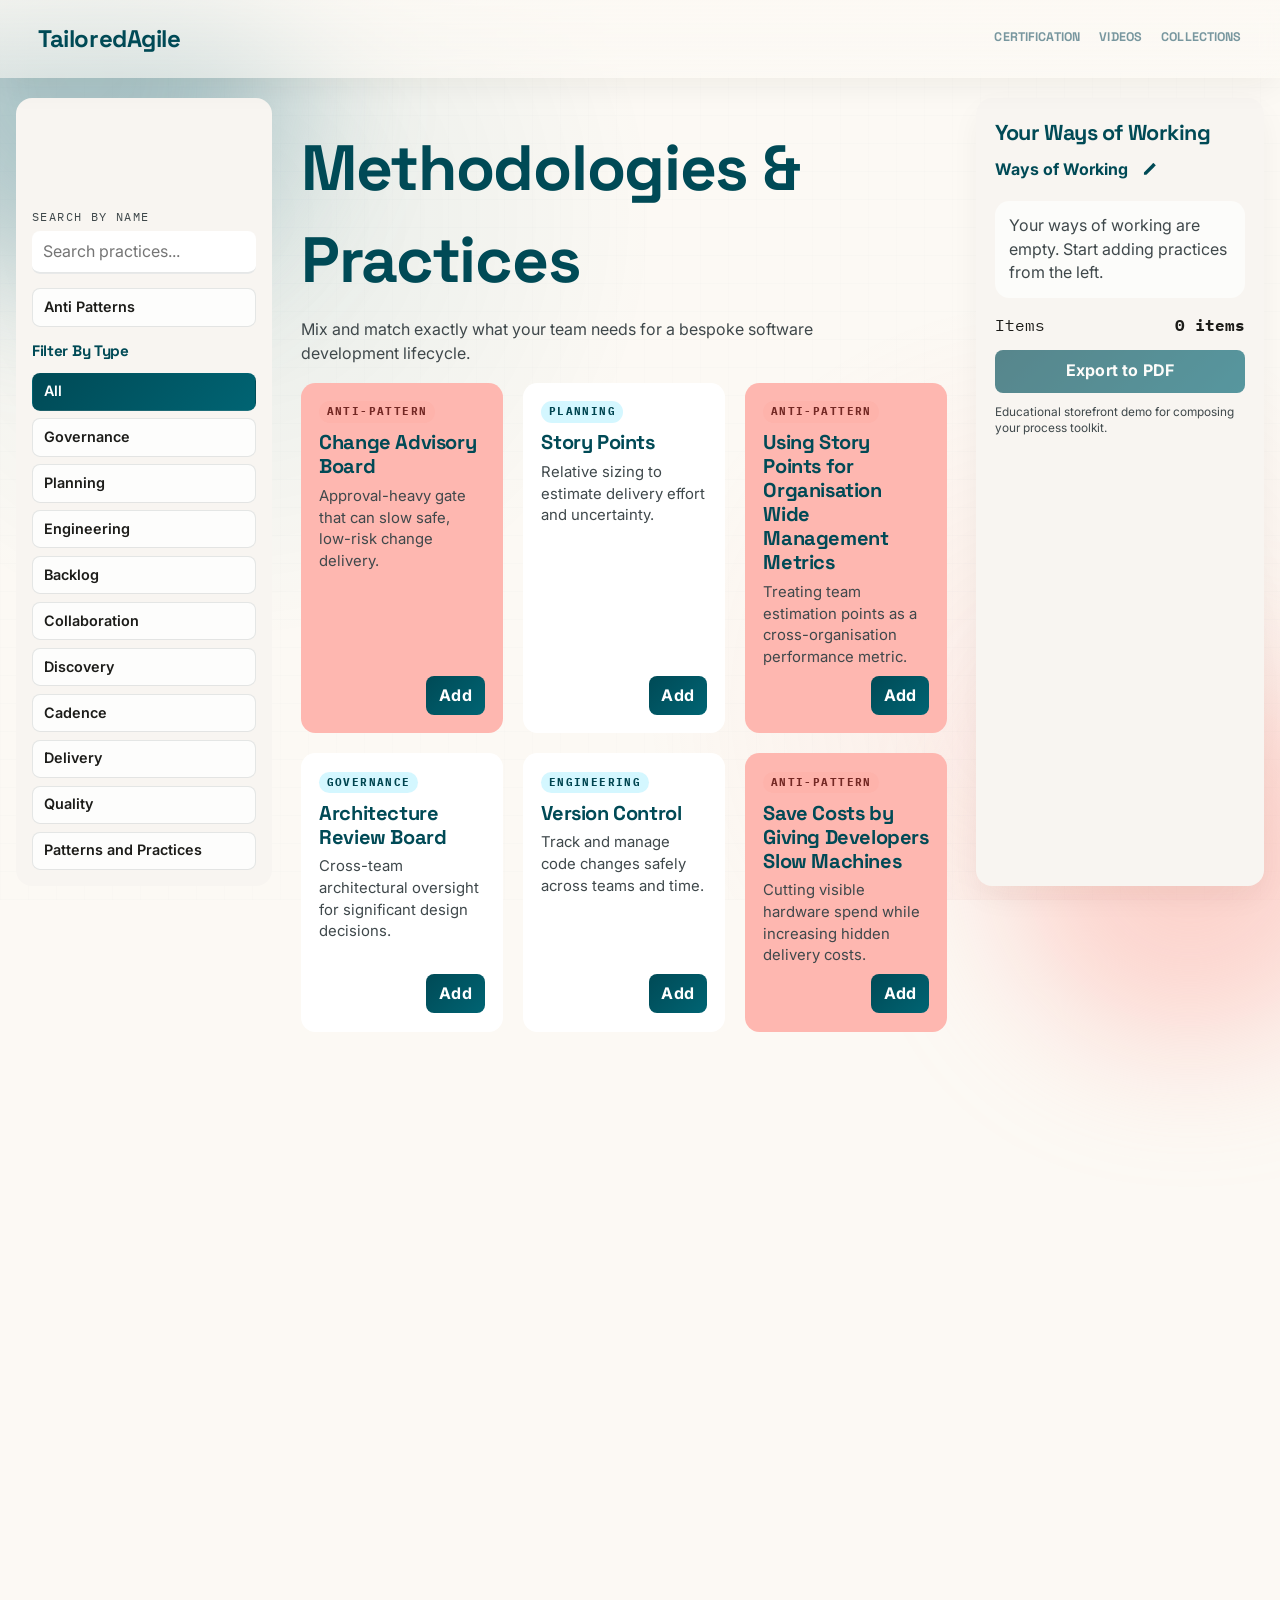
<file: index.html>
<!doctype html>
<html lang="en">
  <head>
    <meta charset="UTF-8" />
    <meta name="viewport" content="width=device-width, initial-scale=1.0" />
    <title>TailoredAgile | Build Your SDLC Ways of Working</title>
    <link rel="preconnect" href="https://fonts.googleapis.com" />
    <link rel="preconnect" href="https://fonts.gstatic.com" crossorigin />
    <link
      href="https://fonts.googleapis.com/css2?family=Space+Grotesk:wght@400;500;600;700&family=Inter:wght@400;500;600;700&family=IBM+Plex+Mono:wght@400;500&display=swap"
      rel="stylesheet"
    />
    <link rel="stylesheet" href="styles.css" />
  </head>
  <body>
    <div class="bg-shape bg-shape-a" aria-hidden="true"></div>
    <div class="bg-shape bg-shape-b" aria-hidden="true"></div>

    <header class="topbar">
      <div>
        <p class="eyebrow">TailoredAgile</p>
        <h1>Design your own project framework</h1>
      </div>
      <div class="topbar-actions">
        <a class="collections-link" href="certification.html">Certification</a>
        <a class="collections-link" href="videos.html">Videos</a>
        <a class="collections-link" href="collections.html">Collections</a>
        <button id="cartToggle" class="cart-toggle" aria-label="Open ways of working">
          Ways of Working <span id="cartCount">0</span>
        </button>
      </div>
    </header>

    <main class="layout">
      <aside class="filter-sidebar" aria-label="Filter methodologies and practices">
        <div class="filter-panel">
          <div class="filter-search">
            <label for="nameSearch">Search By Name</label>
            <input
              id="nameSearch"
              type="search"
              placeholder="Search practices..."
              autocomplete="off"
            />
          </div>
          <button
            id="antiPatternsFilter"
            type="button"
            class="filter-btn anti-patterns-filter"
            aria-pressed="false"
          >
            Anti Patterns
          </button>
          <h3>Filter By Type</h3>
          <div id="typeFilters" class="filter-list"></div>
        </div>
      </aside>

      <section class="catalog">
        <h2>Methodologies & Practices</h2>
        <p class="section-lead">
          Mix and match exactly what your team needs for a bespoke software
          development lifecycle.
        </p>
        <div id="catalogGrid" class="catalog-grid"></div>
        <p id="catalogEmpty" class="catalog-empty" hidden>
          No practices match this filter.
        </p>
      </section>

      <aside id="cartPanel" class="cart-panel" aria-label="Ways of working">
        <div class="cart-header">
          <div class="cart-title-wrap">
            <h2>Your Ways of Working</h2>
            <div id="waysOfWorkingNameEditor" class="cart-name-editor">
              <p id="waysOfWorkingNameDisplay" class="cart-name-display">Ways of Working</p>
              <button
                id="waysOfWorkingNameEditBtn"
                type="button"
                class="cart-name-edit-btn"
                aria-label="Edit ways of working name"
              >
                <svg viewBox="0 0 24 24" aria-hidden="true" focusable="false">
                  <path
                    d="M3 17.25V21h3.75L18.81 8.94l-3.75-3.75L3 17.25Zm17.71-10.04a1 1 0 0 0 0-1.42l-2.5-2.5a1 1 0 0 0-1.42 0L14.85 5.23l3.75 3.75 2.11-2.11Z"
                    fill="currentColor"
                  />
                </svg>
                <span class="sr-only">Edit ways of working name</span>
              </button>
              <input
                id="waysOfWorkingName"
                class="cart-title-input"
                type="text"
                maxlength="120"
                placeholder="Ways of Working"
                value="Ways of Working"
                aria-label="Ways of working name"
              />
            </div>
          </div>
        </div>
        <div id="cartItems" class="cart-items"></div>
        <div class="cart-footer">
          <div class="cart-total-row">
            <span>Items</span>
            <strong id="cartTotal">0 items</strong>
          </div>
          <button id="checkoutBtn" class="checkout-btn">Export to PDF</button>
          <p class="tiny-note">
            Educational storefront demo for composing your process toolkit.
          </p>
        </div>
      </aside>
    </main>

    <script src="catalog-data.js?v=20260424"></script>
    <script src="collections-data.js?v=20260424"></script>
    <script src="pdf-export.js?v=20260424"></script>
    <script src="script.js?v=20260424"></script>
  </body>
</html>
</file>
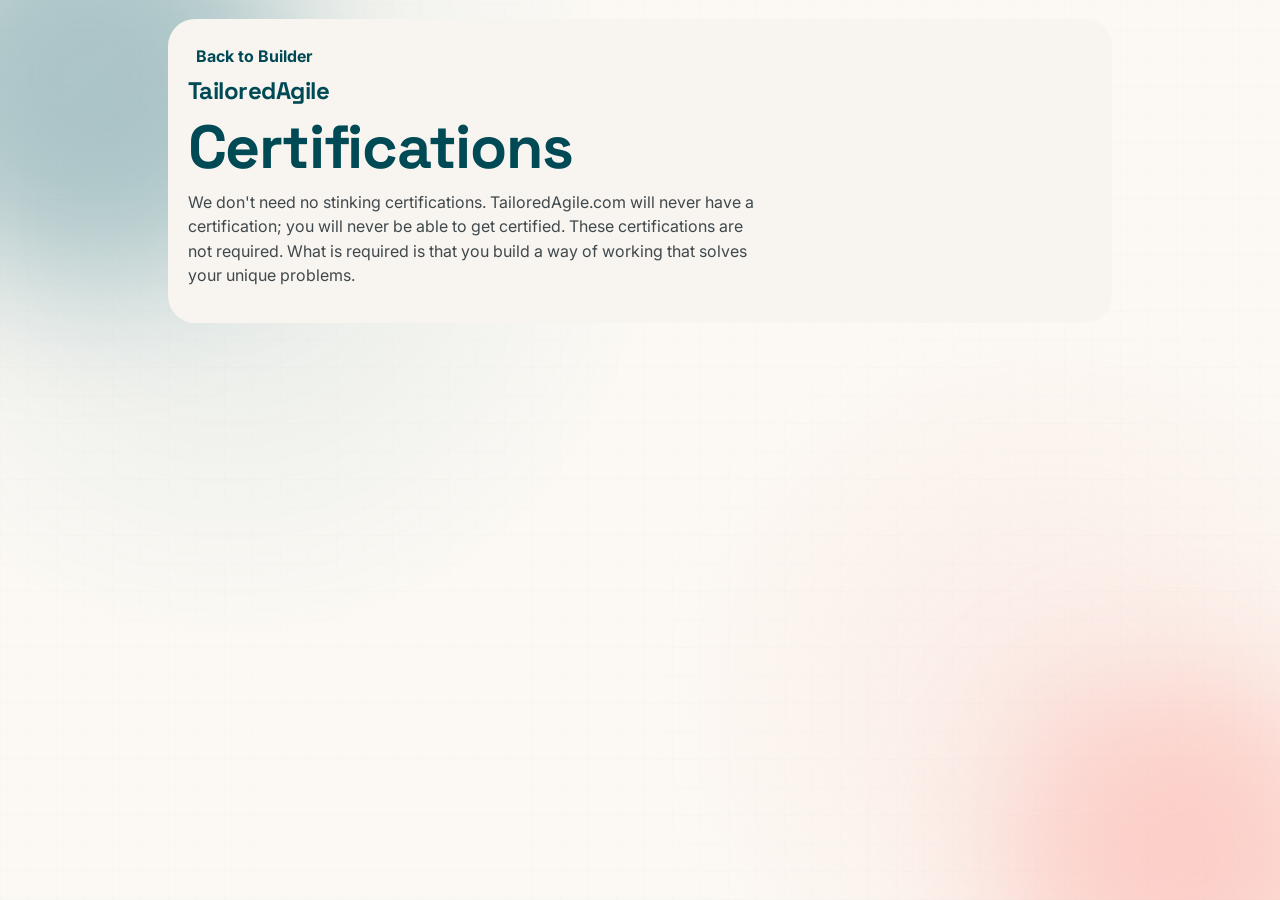
<file: certification.html>
<!doctype html>
<html lang="en">
  <head>
    <meta charset="UTF-8" />
    <meta name="viewport" content="width=device-width, initial-scale=1.0" />
    <title>TailoredAgile | Certifications</title>
    <link rel="preconnect" href="https://fonts.googleapis.com" />
    <link rel="preconnect" href="https://fonts.gstatic.com" crossorigin />
    <link
      href="https://fonts.googleapis.com/css2?family=Space+Grotesk:wght@400;500;600;700&family=Inter:wght@400;500;600;700&family=IBM+Plex+Mono:wght@400;500&display=swap"
      rel="stylesheet"
    />
    <link rel="stylesheet" href="styles.css" />
  </head>
  <body>
    <div class="bg-shape bg-shape-a" aria-hidden="true"></div>
    <div class="bg-shape bg-shape-b" aria-hidden="true"></div>

    <main class="practice-layout">
      <section class="practice-panel">
        <a href="index.html" class="back-link">Back to Builder</a>
        <p class="eyebrow">TailoredAgile</p>
        <h1>Certifications</h1>
        <p class="section-lead">
          We don't need no stinking certifications. TailoredAgile.com will never have a
          certification; you will never be able to get certified. These certifications are
          not required. What is required is that you build a way of working that solves your
          unique problems.
        </p>
      </section>
    </main>
  </body>
</html>
</file>
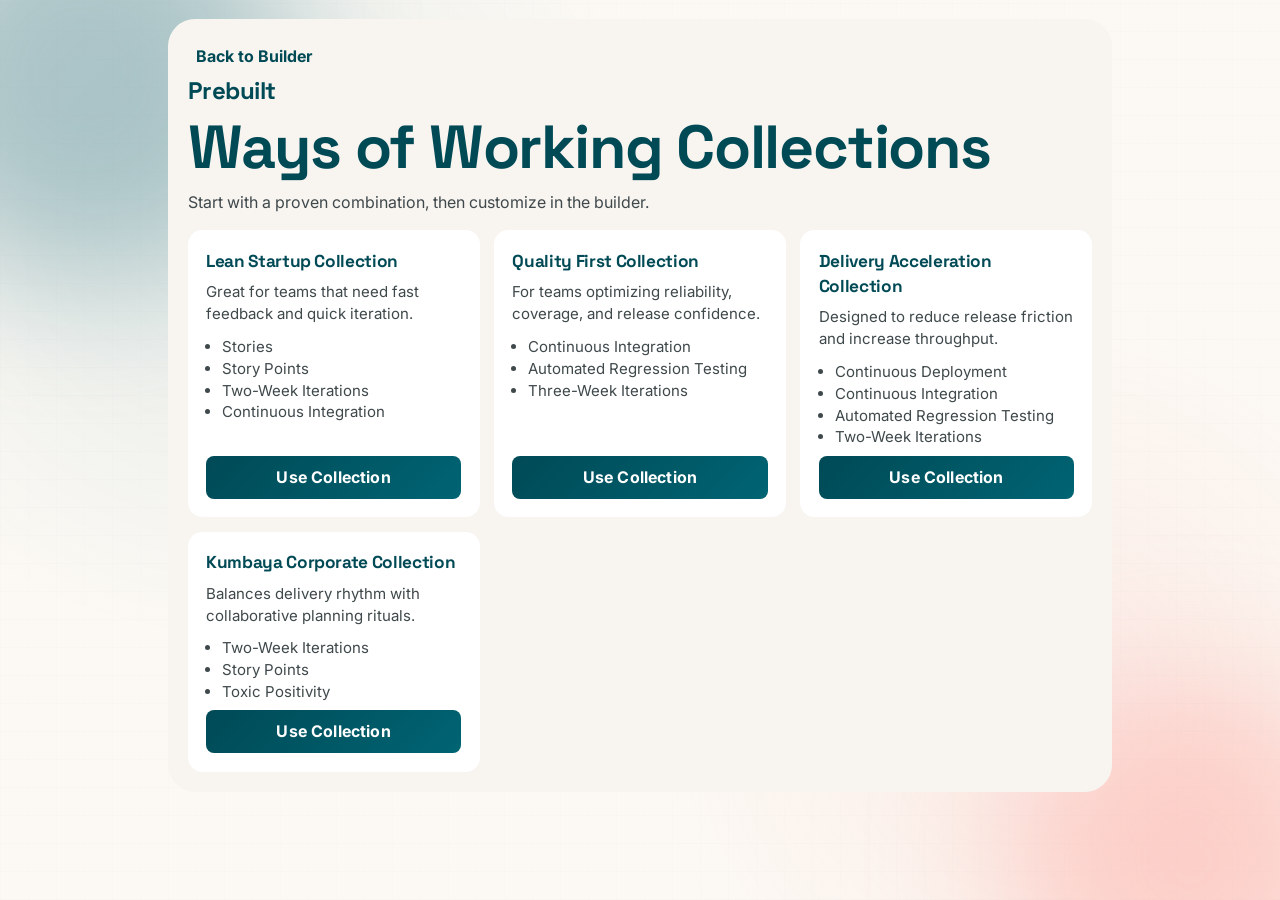
<file: collections.html>
<!doctype html>
<html lang="en">
  <head>
    <meta charset="UTF-8" />
    <meta name="viewport" content="width=device-width, initial-scale=1.0" />
    <title>TailoredAgile | Ways of Working Collections</title>
    <link rel="preconnect" href="https://fonts.googleapis.com" />
    <link rel="preconnect" href="https://fonts.gstatic.com" crossorigin />
    <link
      href="https://fonts.googleapis.com/css2?family=Space+Grotesk:wght@400;500;600;700&family=Inter:wght@400;500;600;700&family=IBM+Plex+Mono:wght@400;500&display=swap"
      rel="stylesheet"
    />
    <link rel="stylesheet" href="styles.css" />
  </head>
  <body>
    <div class="bg-shape bg-shape-a" aria-hidden="true"></div>
    <div class="bg-shape bg-shape-b" aria-hidden="true"></div>

    <main class="collections-layout">
      <section class="collections-panel">
        <a href="index.html" class="back-link">Back to Builder</a>
        <p class="eyebrow">Prebuilt</p>
        <h1>Ways of Working Collections</h1>
        <p class="section-lead">
          Start with a proven combination, then customize in the builder.
        </p>
        <div id="collectionsGrid" class="collections-grid"></div>
      </section>
    </main>

    <script src="catalog-data.js?v=20260424"></script>
    <script src="collections-data.js?v=20260424"></script>
    <script src="collections.js?v=20260424"></script>
  </body>
</html>
</file>
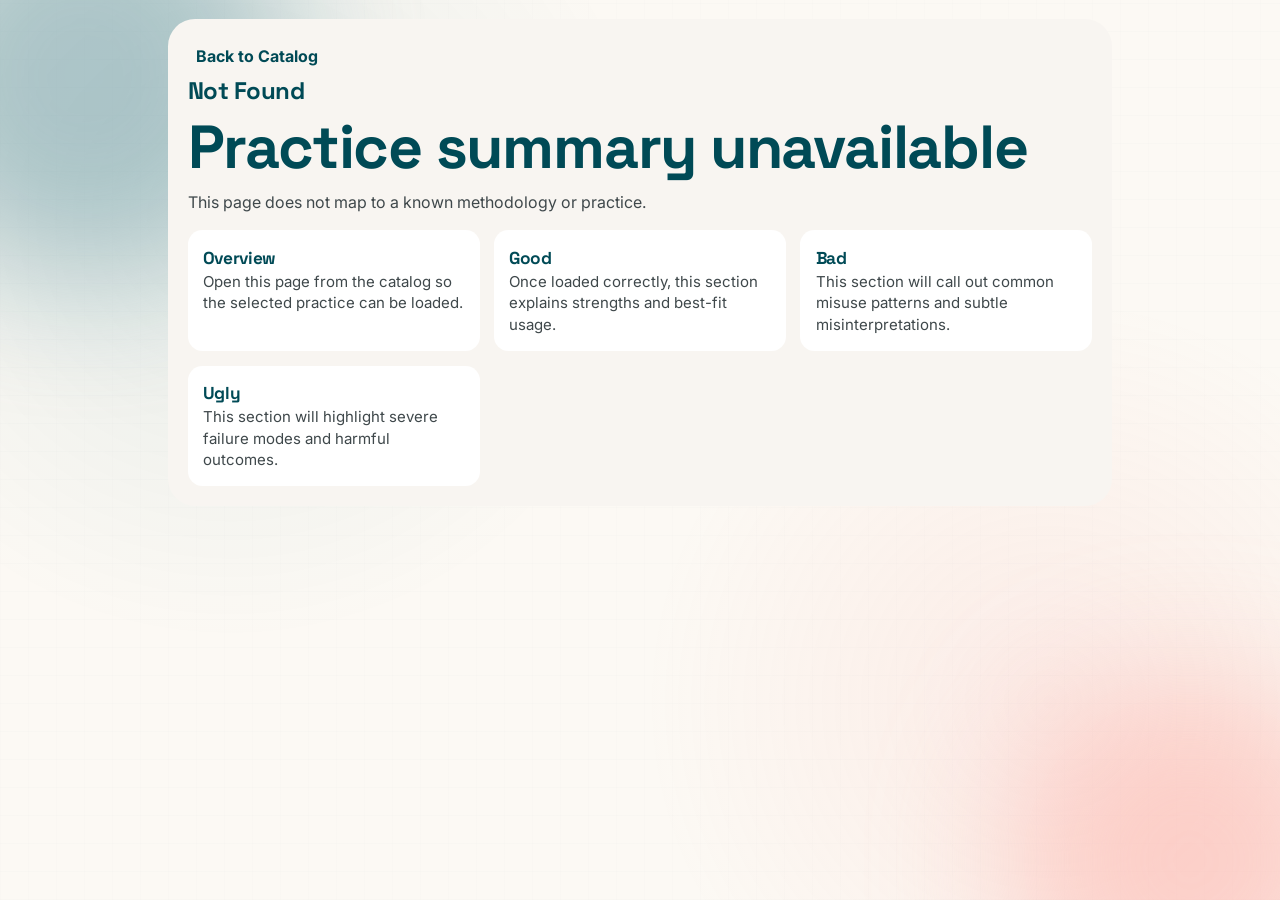
<file: practice.html>
<!doctype html>
<html lang="en">
  <head>
    <meta charset="UTF-8" />
    <meta name="viewport" content="width=device-width, initial-scale=1.0" />
    <title>TailoredAgile | Practice Summary</title>
    <link rel="preconnect" href="https://fonts.googleapis.com" />
    <link rel="preconnect" href="https://fonts.gstatic.com" crossorigin />
    <link
      href="https://fonts.googleapis.com/css2?family=Space+Grotesk:wght@400;500;600;700&family=Inter:wght@400;500;600;700&family=IBM+Plex+Mono:wght@400;500&display=swap"
      rel="stylesheet"
    />
    <link rel="stylesheet" href="styles.css" />
  </head>
  <body>
    <div class="bg-shape bg-shape-a" aria-hidden="true"></div>
    <div class="bg-shape bg-shape-b" aria-hidden="true"></div>

    <main class="practice-layout">
      <section class="practice-panel">
        <a href="index.html" class="back-link">Back to Catalog</a>
        <p id="practiceType" class="eyebrow"></p>
        <h1 id="practiceTitle"></h1>
        <p id="practiceDescription" class="section-lead"></p>

        <div class="summary-grid">
          <article class="summary-card">
            <h2>Overview</h2>
            <p id="sectionOverview"></p>
          </article>
          <article class="summary-card">
            <h2>Good</h2>
            <p id="sectionGood"></p>
          </article>
          <article class="summary-card">
            <h2>Bad</h2>
            <p id="sectionBad"></p>
          </article>
          <article class="summary-card">
            <h2>Ugly</h2>
            <p id="sectionUgly"></p>
          </article>
        </div>
      </section>
    </main>

    <script src="catalog-data.js?v=20260424"></script>
    <script src="practice.js?v=20260424"></script>
  </body>
</html>
</file>
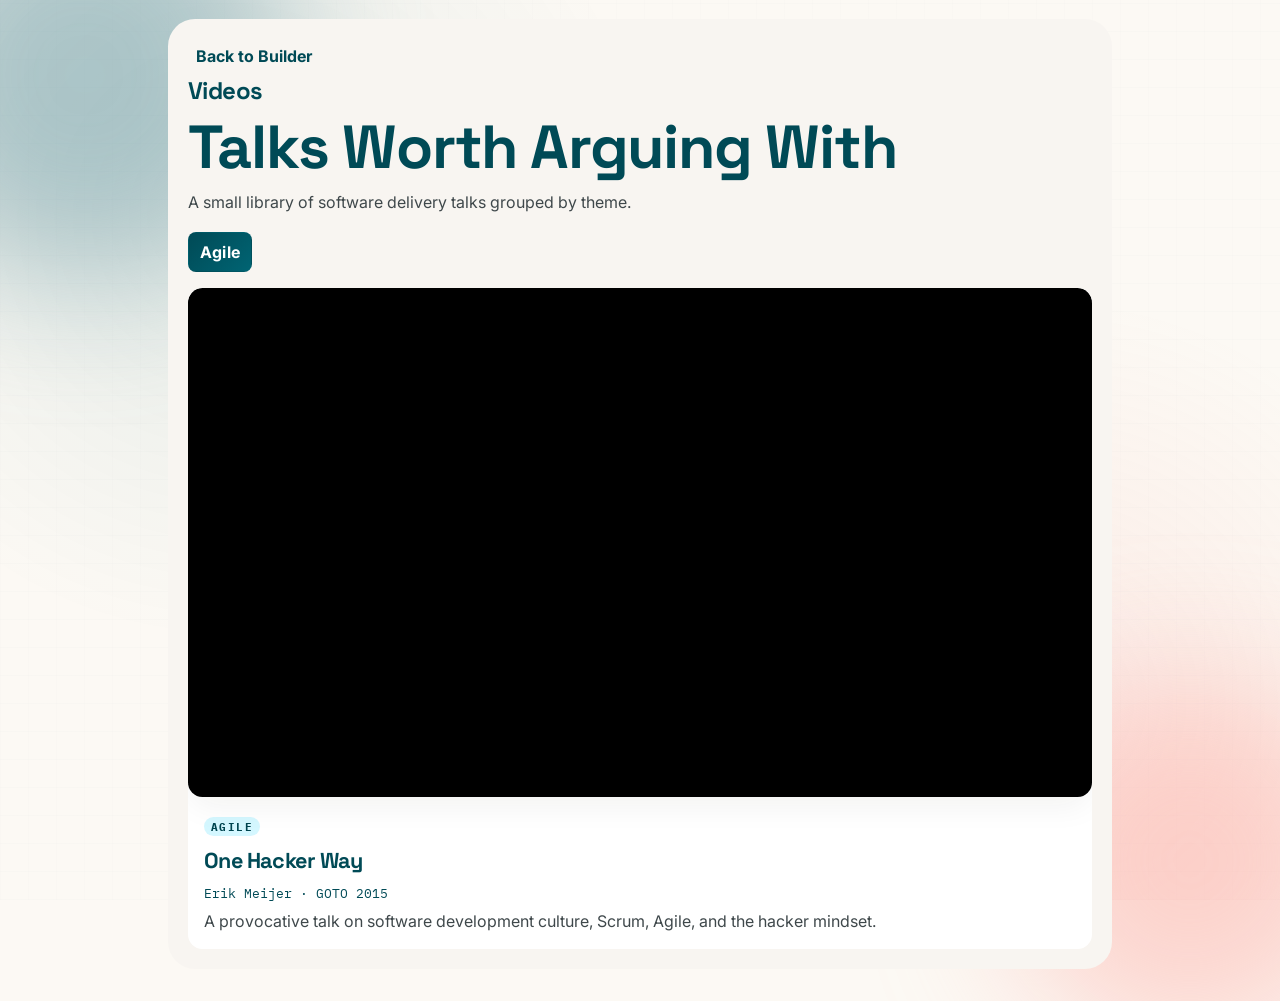
<file: videos.html>
<!doctype html>
<html lang="en">
  <head>
    <meta charset="UTF-8" />
    <meta name="viewport" content="width=device-width, initial-scale=1.0" />
    <title>TailoredAgile | Videos</title>
    <link rel="preconnect" href="https://fonts.googleapis.com" />
    <link rel="preconnect" href="https://fonts.gstatic.com" crossorigin />
    <link
      href="https://fonts.googleapis.com/css2?family=Space+Grotesk:wght@400;500;600;700&family=Inter:wght@400;500;600;700&family=IBM+Plex+Mono:wght@400;500&display=swap"
      rel="stylesheet"
    />
    <link rel="stylesheet" href="styles.css" />
  </head>
  <body>
    <div class="bg-shape bg-shape-a" aria-hidden="true"></div>
    <div class="bg-shape bg-shape-b" aria-hidden="true"></div>

    <main class="videos-layout">
      <section class="videos-panel">
        <a href="index.html" class="back-link">Back to Builder</a>
        <p class="eyebrow">Videos</p>
        <h1>Talks Worth Arguing With</h1>
        <p class="section-lead">
          A small library of software delivery talks grouped by theme.
        </p>

        <div id="videoTabs" class="video-tabs" aria-label="Video categories"></div>
        <div id="videoGrid" class="video-grid"></div>
        <p id="videoEmpty" class="catalog-empty" hidden>No videos in this category yet.</p>
      </section>
    </main>

    <script src="videos-data.js?v=20260514"></script>
    <script src="videos.js?v=20260514"></script>
  </body>
</html>
</file>
<file: styles.css>
:root {
  --surface: #fcf9f4;
  --surface-low: #f6f3ee;
  --surface-high: #ebe8e3;
  --surface-card: #ffffff;
  --on-surface: #1c1c19;
  --on-surface-variant: #3f484b;
  --primary: #004a56;
  --primary-container: #006473;
  --secondary-container: #f99188;
  --on-secondary-container: #732824;
  --primary-fixed: #a5eeff;
  --on-primary: #ffffff;
  --outline-variant: rgba(111, 121, 123, 0.18);
  --danger: #ba1a1a;
  --radius-sm: 0.5rem;
  --radius-md: 0.9rem;
  --radius-lg: 1.25rem;
  --radius-xl: 1.7rem;
  --whisper: 0 12px 32px -4px rgba(28, 28, 25, 0.06);
  --ease-luxe: cubic-bezier(0.22, 1, 0.36, 1);
}

*,
*::before,
*::after {
  box-sizing: border-box;
}

html,
body {
  margin: 0;
  min-height: 100%;
}

body {
  min-height: 100vh;
  font-family: "Inter", system-ui, sans-serif;
  color: var(--on-surface);
  line-height: 1.45;
  background: var(--surface);
  overflow-x: hidden;
  position: relative;
}

body::before {
  content: "";
  position: fixed;
  inset: 0;
  z-index: -3;
  pointer-events: none;
  background:
    repeating-linear-gradient(
      0deg,
      rgba(0, 74, 86, 0.035) 0,
      rgba(0, 74, 86, 0.035) 1px,
      transparent 1px,
      transparent 28px
    ),
    repeating-linear-gradient(
      90deg,
      rgba(0, 74, 86, 0.03) 0,
      rgba(0, 74, 86, 0.03) 1px,
      transparent 1px,
      transparent 28px
    );
  opacity: 0.35;
}

body::after {
  content: "";
  position: fixed;
  inset: 0;
  z-index: -2;
  pointer-events: none;
  background:
    radial-gradient(circle at 18% 24%, rgba(0, 100, 115, 0.09), transparent 34%),
    radial-gradient(circle at 82% 78%, rgba(249, 145, 136, 0.12), transparent 32%);
}

.bg-shape {
  position: fixed;
  z-index: -1;
  border-radius: 999px;
  filter: blur(70px);
  opacity: 0.5;
  pointer-events: none;
}

.bg-shape-a {
  width: 410px;
  height: 410px;
  top: -130px;
  left: -120px;
  background: color-mix(in oklab, var(--primary-container), white 34%);
}

.bg-shape-b {
  width: 360px;
  height: 360px;
  bottom: -140px;
  right: -90px;
  background: color-mix(in oklab, var(--secondary-container), white 24%);
}

h1,
h2,
h3,
h4 {
  margin: 0;
  color: var(--primary);
  font-family: "Space Grotesk", system-ui, sans-serif;
  letter-spacing: -0.02em;
}

a {
  color: var(--primary);
}

button,
input {
  font: inherit;
}

button {
  border: 0;
  background: none;
  cursor: pointer;
}

.topbar {
  position: fixed;
  top: 0;
  left: 0;
  right: 0;
  transform: none;
  width: 100%;
  z-index: 30;
  max-width: none;
  margin: 0;
  padding: 1.35rem clamp(1rem, 3vw, 3rem);
  display: flex;
  justify-content: space-between;
  align-items: center;
  gap: 1rem;
  background: linear-gradient(180deg, rgba(252, 249, 244, 0.82) 0%, rgba(252, 249, 244, 0.58) 100%);
  backdrop-filter: blur(12px);
  box-shadow: var(--whisper);
}

.topbar > div:first-child h1 {
  display: none;
}

.eyebrow {
  margin: 0;
  text-transform: none;
  letter-spacing: -0.02em;
  font-size: 1.5rem;
  font-weight: 800;
  color: var(--primary);
  font-family: "Space Grotesk", system-ui, sans-serif;
}

h1 {
  margin-top: 0.4rem;
  font-size: clamp(2rem, 5vw, 3.8rem);
  line-height: 1.08;
}

.topbar-actions {
  display: inline-flex;
  flex-wrap: wrap;
  align-items: center;
  justify-content: flex-end;
  gap: 1.2rem;
  font-family: "Space Grotesk", system-ui, sans-serif;
  text-transform: uppercase;
  font-size: 0.78rem;
  letter-spacing: 0.06em;
  font-weight: 700;
}

.collections-link,
.cart-toggle,
.add-btn,
.checkout-btn,
.collection-use,
.video-tab {
  text-decoration: none;
  display: inline-flex;
  align-items: center;
  justify-content: center;
  gap: 0.45rem;
  border-radius: var(--radius-sm);
  font-weight: 700;
  letter-spacing: 0.01em;
  transition: transform 600ms var(--ease-luxe), box-shadow 600ms var(--ease-luxe),
    background-color 600ms var(--ease-luxe), color 600ms var(--ease-luxe);
}

.collections-link {
  padding: 0 0 0.18rem;
  background: transparent;
  color: color-mix(in oklab, var(--primary), white 45%);
  border: 0;
  border-bottom: 2px solid transparent;
  border-radius: 0;
}

.collections-link:hover {
  transform: none;
  box-shadow: none;
  background: transparent;
  color: var(--primary);
}

.cart-toggle {
  padding: 0 0 0.18rem;
  background: transparent;
  color: var(--primary);
  box-shadow: none;
  border-radius: 0;
  border-bottom: 2px solid var(--primary);
}

.cart-toggle:hover,
.add-btn:hover,
.checkout-btn:hover,
.collection-use:hover {
  transform: translateY(-2px);
}

.cart-toggle span {
  min-width: auto;
  text-align: left;
  border-radius: 0;
  padding: 0;
  background: transparent;
  color: inherit;
  font-family: inherit;
  font-size: inherit;
  font-weight: 600;
}

.layout {
  max-width: 1920px;
  margin: 0 auto;
  padding: 6.8rem 1rem 2rem;
  display: grid;
  grid-template-columns: 1fr;
  gap: 1rem;
  align-items: start;
}

.filter-sidebar,
.catalog,
.cart-panel,
.collections-panel,
.practice-panel {
  background: color-mix(in oklab, var(--surface-low), white 18%);
  border-radius: var(--radius-xl);
}

.filter-sidebar,
.cart-panel,
.collections-panel,
.practice-panel {
  padding: 1rem;
}

.catalog {
  padding: 1rem;
  background: transparent;
  border-radius: 0;
}

.filter-panel {
  position: static;
}

.filter-search {
  margin-bottom: 0.9rem;
}

.filter-search label {
  display: block;
  margin-bottom: 0.35rem;
  font-family: "IBM Plex Mono", monospace;
  font-size: 0.72rem;
  letter-spacing: 0.12em;
  text-transform: uppercase;
  color: var(--on-surface-variant);
}

.filter-search input,
.cart-title-input {
  width: 100%;
  border: 0;
  border-bottom: 2px solid var(--outline-variant);
  border-radius: var(--radius-sm);
  background: var(--surface-card);
  padding: 0.56rem 0.68rem;
}

.filter-search input:focus,
.cart-title-input:focus {
  outline: 2px solid rgba(0, 74, 86, 0.28);
  outline-offset: 2px;
  border-bottom-color: color-mix(in oklab, var(--primary), white 34%);
}

.anti-patterns-filter,
button.filter-btn,
.ghost-btn {
  width: 100%;
  text-align: left;
  border-radius: var(--radius-sm);
  border: 1px solid var(--outline-variant);
  background: color-mix(in oklab, var(--surface-card), var(--surface-low) 20%);
  padding: 0.48rem 0.68rem;
  font-size: 0.9rem;
  font-weight: 600;
  color: var(--on-surface);
  transition: transform 600ms var(--ease-luxe), background-color 600ms var(--ease-luxe),
    color 600ms var(--ease-luxe);
}

.anti-patterns-filter {
  margin-bottom: 0.85rem;
}

.filter-panel h3 {
  margin: 0 0 0.65rem;
  color: var(--primary);
  font-size: 0.95rem;
}

.filter-list {
  display: flex;
  flex-direction: column;
  gap: 0.48rem;
}

button.filter-btn.active,
.anti-patterns-filter.active,
.video-tab.active {
  background: linear-gradient(135deg, var(--primary) 0%, var(--primary-container) 100%);
  color: var(--on-primary);
  border-color: transparent;
}

.catalog h2 {
  font-size: clamp(2rem, 5vw, 4rem);
}

.section-lead {
  margin-top: 0.6rem;
  color: var(--on-surface-variant);
  max-width: 58ch;
  line-height: 1.52;
  font-size: 1rem;
}

.catalog-grid {
  margin-top: 1.1rem;
  display: grid;
  grid-template-columns: 1fr;
  gap: 1rem;
}

.catalog-empty {
  margin: 0.9rem 0 0;
  color: var(--on-surface-variant);
}

.item-card,
.collection-card,
.summary-card,
.cart-row,
.empty-cart {
  border-radius: var(--radius-md);
  background: var(--surface-card);
}

.item-card,
.collection-card {
  display: flex;
  flex-direction: column;
  gap: 0.48rem;
  padding: 1.15rem;
  opacity: 0;
  transform: translateY(12px);
  animation: rise-in 620ms var(--ease-luxe) forwards;
  transition: transform 600ms var(--ease-luxe), box-shadow 600ms var(--ease-luxe),
    background-color 600ms var(--ease-luxe);
}

.item-card:hover,
.collection-card:hover,
.summary-card:hover,
.cart-row:hover {
  transform: translateY(-3px);
  box-shadow: var(--whisper);
}

.item-card--anti-pattern {
  background: color-mix(in oklab, var(--secondary-container), white 34%);
}

.item-badge {
  align-self: flex-start;
  padding: 0.17rem 0.46rem;
  border-radius: 999px;
  font-size: 0.68rem;
  text-transform: uppercase;
  letter-spacing: 0.13em;
  font-weight: 700;
  font-family: "IBM Plex Mono", monospace;
  background: color-mix(in oklab, var(--primary-fixed), white 50%);
  color: color-mix(in oklab, var(--primary), black 5%);
}

.item-card--anti-pattern .item-badge {
  background: color-mix(in oklab, var(--secondary-container), white 30%);
  color: var(--on-secondary-container);
}

.item-title {
  margin: 0;
  font-size: 1.25rem;
  line-height: 1.2;
}

.item-desc {
  margin: 0;
  color: var(--on-surface-variant);
  font-size: 0.93rem;
}

.item-footer {
  margin-top: auto;
  display: flex;
  justify-content: flex-end;
}

.add-btn,
.checkout-btn,
.collection-use {
  padding: 0.5rem 0.8rem;
  background: linear-gradient(135deg, var(--primary) 0%, var(--primary-container) 100%);
  color: var(--on-primary);
}

.add-btn.is-added,
.add-btn:disabled {
  background: color-mix(in oklab, var(--primary), white 34%);
  opacity: 0.9;
  transform: none;
  cursor: default;
}

.cart-panel {
  display: flex;
  flex-direction: column;
  min-height: 420px;
  position: fixed;
  right: 0;
  top: 0;
  width: min(420px, 95vw);
  height: 100vh;
  border-radius: var(--radius-lg) 0 0 var(--radius-lg);
  transform: translateX(100%);
  transition: transform 600ms var(--ease-luxe);
  z-index: 40;
  box-shadow: var(--whisper);
  background: color-mix(in oklab, var(--surface-low), white 18%);
}

.cart-header,
.cart-footer {
  padding: 0.2rem;
}

.cart-title-wrap {
  display: flex;
  flex-direction: column;
  gap: 0.4rem;
}

.cart-header h2 {
  font-size: 1.35rem;
}

.cart-name-editor {
  display: flex;
  align-items: center;
  gap: 0.45rem;
}

.cart-name-display {
  margin: 0;
  color: var(--primary);
  font-weight: 700;
  word-break: break-word;
}

.cart-name-edit-btn {
  display: inline-flex;
  align-items: center;
  justify-content: center;
  width: 1.85rem;
  height: 1.85rem;
  border-radius: 0.5rem;
  color: var(--primary);
  border: 1px solid transparent;
}

.cart-name-edit-btn:hover {
  border-color: var(--outline-variant);
  background: var(--surface-card);
}

.cart-name-edit-btn:focus-visible,
.ghost-btn:focus-visible,
.collections-link:focus-visible,
.cart-toggle:focus-visible,
.add-btn:focus-visible,
.checkout-btn:focus-visible,
button.filter-btn:focus-visible,
.anti-patterns-filter:focus-visible,
.remove-btn:focus-visible,
.back-link:focus-visible,
.collection-use:focus-visible {
  outline: 2px solid rgba(0, 74, 86, 0.35);
  outline-offset: 2px;
}

.cart-name-edit-btn svg {
  width: 1rem;
  height: 1rem;
}

.cart-name-editor .cart-title-input {
  display: none;
}

.cart-name-editor.is-editing {
  align-items: stretch;
}

.cart-name-editor.is-editing .cart-name-display,
.cart-name-editor.is-editing .cart-name-edit-btn {
  display: none;
}

.cart-name-editor.is-editing .cart-title-input {
  display: block;
}

.sr-only {
  position: absolute;
  width: 1px;
  height: 1px;
  padding: 0;
  margin: -1px;
  overflow: hidden;
  clip: rect(0, 0, 0, 0);
  white-space: nowrap;
  border: 0;
}

.cart-items {
  padding: 0.85rem 0.2rem;
  display: flex;
  flex-direction: column;
  gap: 0.7rem;
  max-height: calc(100vh - 19rem);
  overflow: auto;
}

.empty-cart,
.cart-row {
  padding: 0.85rem;
}

.empty-cart {
  margin: 0;
  color: var(--on-surface-variant);
  background: color-mix(in oklab, var(--surface-card), var(--surface-low) 28%);
}

.cart-row h4 {
  margin: 0;
  font-size: 1rem;
}

.cart-row p {
  margin: 0.2rem 0 0;
  color: var(--on-surface-variant);
  font-size: 0.86rem;
  font-family: "IBM Plex Mono", monospace;
}

.remove-btn {
  margin-top: 0.45rem;
  padding: 0;
  color: var(--danger);
  font-size: 0.85rem;
  font-weight: 700;
}

.cart-total-row {
  display: flex;
  justify-content: space-between;
  align-items: baseline;
  margin-bottom: 0.75rem;
  font-family: "IBM Plex Mono", monospace;
}

.checkout-btn {
  width: 100%;
  padding-block: 0.62rem;
}

.tiny-note {
  margin: 0.7rem 0 0;
  color: var(--on-surface-variant);
  font-size: 0.74rem;
  line-height: 1.4;
}

.checkout-dialog {
  width: min(500px, 94vw);
  border: 1px solid var(--outline-variant);
  border-radius: var(--radius-md);
  background: var(--surface-card);
  padding: 1rem;
}

.checkout-dialog::backdrop {
  background: rgba(25, 23, 22, 0.45);
  backdrop-filter: blur(4px);
}

.checkout-dialog h3 {
  margin-top: 0;
}

.checkout-dialog ul {
  padding-left: 1.15rem;
  color: var(--on-surface-variant);
}

.checkout-total {
  font-family: "IBM Plex Mono", monospace;
}

.checkout-dialog menu {
  display: flex;
  gap: 0.6rem;
  justify-content: flex-end;
  margin: 0;
  padding: 0;
}

.collections-layout,
.practice-layout,
.videos-layout {
  max-width: 980px;
  margin: 0 auto;
  padding: 1.2rem 1.1rem 2rem;
}

.collections-panel,
.practice-panel,
.videos-panel {
  background: color-mix(in oklab, var(--surface-low), white 18%);
  padding: 1.25rem;
  border-radius: var(--radius-xl);
}

.collections-grid,
.summary-grid {
  margin-top: 1rem;
  display: grid;
  grid-template-columns: repeat(auto-fit, minmax(240px, 1fr));
  gap: 0.9rem;
}

.collection-card h2,
.summary-card h2 {
  font-size: 1.08rem;
}

.collection-desc,
.collection-list,
.summary-card p {
  margin: 0;
  color: var(--on-surface-variant);
  font-size: 0.94rem;
}

.collection-list {
  margin-top: 0.2rem;
  padding-left: 1rem;
}

.collection-use {
  margin-top: auto;
}

.back-link {
  display: inline-flex;
  align-items: center;
  border-radius: var(--radius-sm);
  padding: 0.35rem 0.55rem;
  font-weight: 700;
  text-decoration: none;
  transition: background-color 600ms var(--ease-luxe), transform 600ms var(--ease-luxe);
}

.back-link:hover {
  transform: translateY(-1px);
  background: rgba(255, 255, 255, 0.7);
}

.summary-card {
  padding: 0.95rem;
  transition: transform 600ms var(--ease-luxe), box-shadow 600ms var(--ease-luxe);
}

.video-section {
  margin-top: 1rem;
}

.video-tabs {
  display: flex;
  flex-wrap: wrap;
  gap: 0.55rem;
  margin-top: 1.1rem;
}

.video-tab {
  border: 1px solid var(--outline-variant);
  background: var(--surface-card);
  color: var(--on-surface);
  padding: 0.48rem 0.72rem;
}

.video-grid {
  display: grid;
  grid-template-columns: 1fr;
  gap: 1rem;
  margin-top: 1rem;
}

.video-card {
  display: grid;
  grid-template-columns: 1fr;
  gap: 0;
  overflow: hidden;
  border-radius: var(--radius-md);
  background: var(--surface-card);
  opacity: 0;
  transform: translateY(12px);
  animation: rise-in 620ms var(--ease-luxe) forwards;
  transition: transform 600ms var(--ease-luxe), box-shadow 600ms var(--ease-luxe);
}

.video-card:hover {
  transform: translateY(-3px);
  box-shadow: var(--whisper);
}

.video-card-body {
  padding: 1rem;
}

.video-card h2 {
  margin-top: 0.55rem;
  font-size: 1.35rem;
}

.video-card p {
  margin: 0.45rem 0 0;
  color: var(--on-surface-variant);
}

.video-card .video-meta {
  color: var(--primary);
  font-family: "IBM Plex Mono", monospace;
  font-size: 0.82rem;
}

.video-frame-wrap {
  position: relative;
  width: 100%;
  aspect-ratio: 16 / 9;
  border-radius: var(--radius-md);
  overflow: hidden;
  background: #000;
  box-shadow: var(--whisper);
}

.video-frame-wrap iframe {
  width: 100%;
  height: 100%;
  border: 0;
}

@keyframes rise-in {
  to {
    opacity: 1;
    transform: translateY(0);
  }
}

@media (min-width: 760px) {
  .catalog-grid {
    grid-template-columns: repeat(2, minmax(0, 1fr));
    gap: 1.15rem;
  }
}

@media (min-width: 960px) {
  .layout {
    grid-template-columns: 16rem minmax(0, 1fr);
    gap: 1.1rem;
    padding: 6.8rem 1.2rem 2rem;
  }

  .filter-panel {
    position: sticky;
    top: 6.6rem;
  }
}

@media (min-width: 1280px) {
  .layout {
    display: block;
    padding: 6.8rem 1rem 2rem;
  }

  .filter-sidebar {
    position: fixed;
    left: max(1rem, calc((100vw - 1920px) / 2 + 1rem));
    top: 6.1rem;
    width: 16rem;
    height: calc(100vh - 7rem);
    overflow: auto;
    border-radius: 1rem;
  }

  .catalog {
    margin-left: 17rem;
    margin-right: 19rem;
    padding: 0.8rem 0.8rem 1.5rem;
  }

  .catalog-grid {
    grid-template-columns: repeat(3, minmax(0, 1fr));
    gap: 1.25rem;
  }

  .cart-panel {
    right: max(1rem, calc((100vw - 1920px) / 2 + 1rem));
    top: 6.1rem;
    width: 18rem;
    height: calc(100vh - 7rem);
    border-radius: 1rem;
    transform: translateX(0);
    z-index: 20;
  }

  .cart-toggle {
    display: none;
  }
}

@media (max-width: 1279px) {
  .topbar {
    padding-top: 1rem;
    padding-bottom: 1rem;
  }

  .eyebrow {
    font-size: 1.2rem;
  }

  .topbar-actions {
    gap: 0.6rem;
    font-size: 0.74rem;
    letter-spacing: 0.04em;
  }

  .collections-link {
    padding: 0.52rem 0.82rem;
    background: rgba(255, 255, 255, 0.65);
    color: color-mix(in oklab, var(--primary), white 20%);
    border: 1px solid var(--outline-variant);
    border-bottom-color: var(--outline-variant);
    border-radius: var(--radius-sm);
  }

  .cart-toggle {
    padding: 0.56rem 0.9rem;
    background: linear-gradient(135deg, var(--primary) 0%, var(--primary-container) 100%);
    color: var(--on-primary);
    box-shadow: 0 10px 28px -10px rgba(0, 74, 86, 0.42);
    border-bottom: 0;
    border-radius: var(--radius-sm);
  }

  .cart-toggle span {
    min-width: 1.45rem;
    text-align: center;
    border-radius: 999px;
    padding: 0.03rem 0.33rem;
    background: rgba(255, 255, 255, 0.92);
    color: var(--primary);
    font-family: "IBM Plex Mono", monospace;
    font-size: 0.84rem;
  }

  .cart-panel.open {
    transform: translateX(0);
  }
}

@media (max-width: 1080px) {
  .layout {
    grid-template-columns: 1fr;
  }
}

@media (max-width: 960px) {
  .topbar {
    align-items: center;
    flex-direction: row;
    gap: 0.6rem;
  }

  .topbar-actions {
    width: auto;
    justify-content: flex-end;
  }

  .layout {
    grid-template-columns: 1fr;
    padding-top: 8.1rem;
  }

  .filter-panel {
    position: static;
  }

  .filter-list {
    flex-direction: row;
    flex-wrap: wrap;
  }

  .anti-patterns-filter,
  button.filter-btn {
    width: auto;
  }

  .cart-panel {
    background: color-mix(in oklab, var(--surface), white 32%);
  }
}

@media (max-width: 640px) {
  .topbar {
    padding: 1rem 0.9rem;
  }

  .layout,
  .collections-layout,
  .practice-layout,
  .videos-layout {
    padding-left: 0.9rem;
    padding-right: 0.9rem;
  }

  .catalog-grid {
    grid-template-columns: 1fr;
  }
}
</file>
